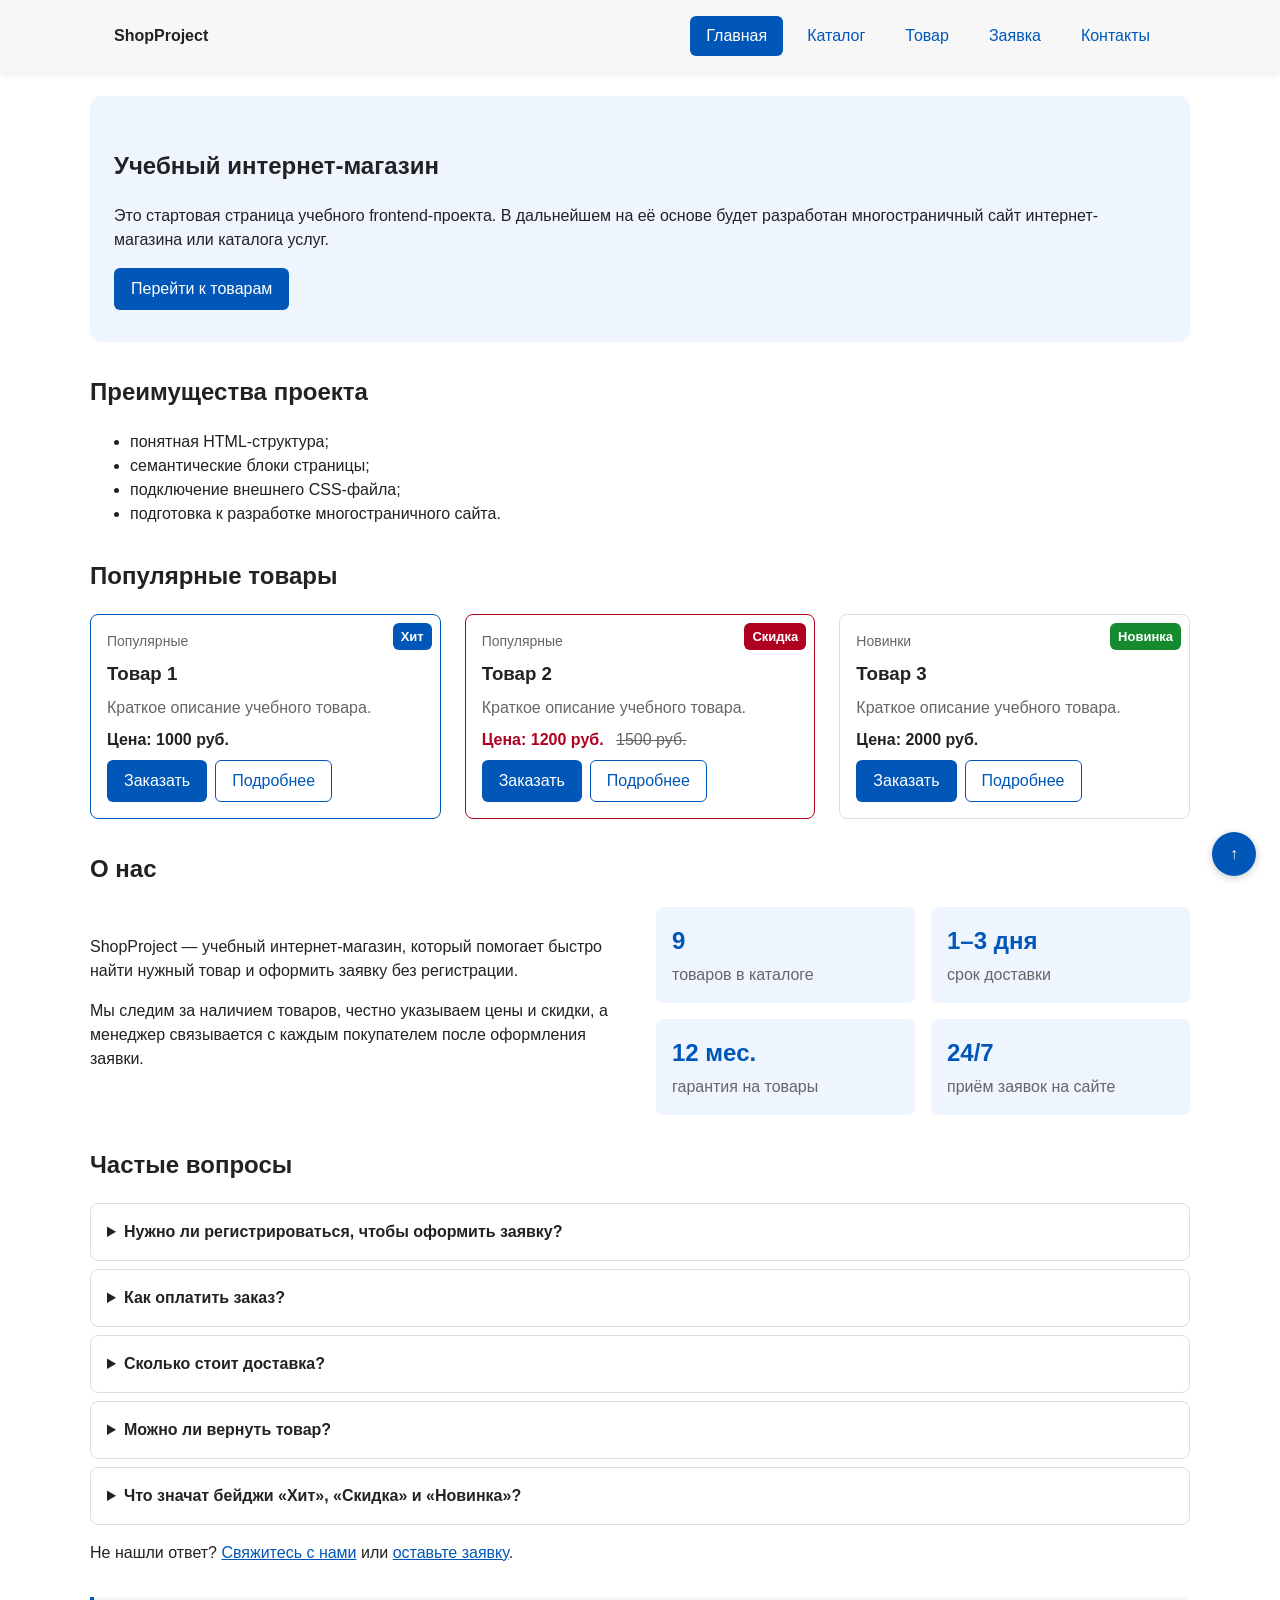
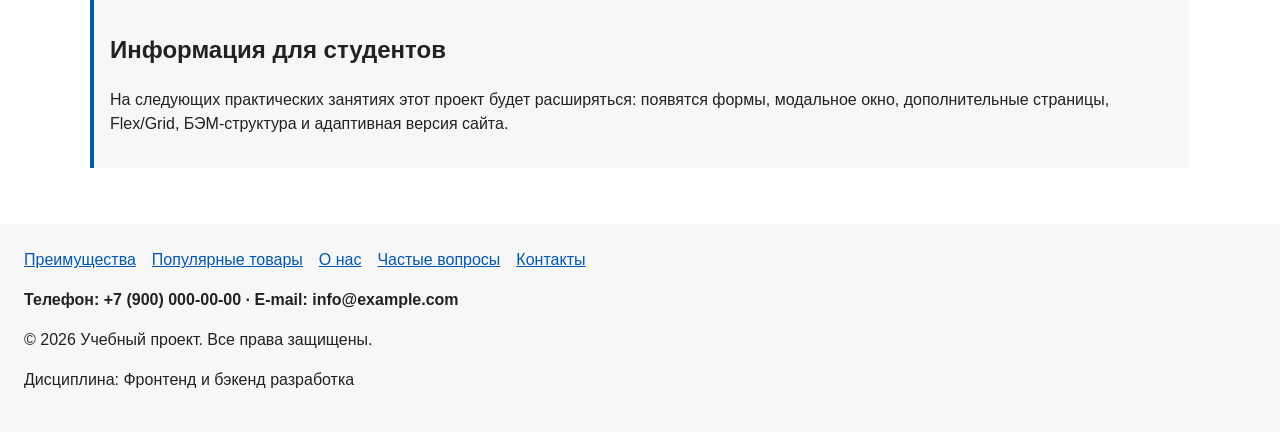
<file: index.html>
<!DOCTYPE html>
<html lang="ru">
<head>
  <meta charset="UTF-8">
  <meta name="viewport" content="width=device-width, initial-scale=1.0">
  <meta name="description" content="Главная страница учебного интернет-магазина ShopProject: преимущества и популярные товары.">
  <title>Главная — Учебный интернет-магазин</title>
  <link rel="stylesheet" href="css/style.css">
  <script src="js/main.js" defer></script>
</head>
<body>
  <header class="site-header">
    <div class="site-header__inner">
      <a class="site-header__logo" href="index.html">ShopProject</a>

      <nav class="site-nav" aria-label="Основная навигация">
        <ul class="site-nav__list">
          <li class="site-nav__item">
            <a class="site-nav__link site-nav__link--active" href="index.html" aria-current="page">Главная</a>
          </li>
          <li class="site-nav__item">
            <a class="site-nav__link" href="catalog.html">Каталог</a>
          </li>
          <li class="site-nav__item">
            <a class="site-nav__link" href="product.html">Товар</a>
          </li>
          <li class="site-nav__item">
            <a class="site-nav__link" href="order.html">Заявка</a>
          </li>
          <li class="site-nav__item">
            <a class="site-nav__link" href="contacts.html">Контакты</a>
          </li>
        </ul>
      </nav>
    </div>
  </header>


  <main>
    <section class="hero">
      <h1>Учебный интернет-магазин</h1>
      <p>
        Это стартовая страница учебного frontend-проекта.
        В дальнейшем на её основе будет разработан многостраничный сайт
        интернет-магазина или каталога услуг.
      </p>
      <a class="button button--primary" href="#popular">Перейти к товарам</a>
    </section>

    <section class="section" id="advantages">
      <h2>Преимущества проекта</h2>

      <ul class="advantages-list">
        <li>понятная HTML-структура;</li>
        <li>семантические блоки страницы;</li>
        <li>подключение внешнего CSS-файла;</li>
        <li>подготовка к разработке многостраничного сайта.</li>
      </ul>
    </section>

    <section class="section" id="popular">
      <h2>Популярные товары</h2>

      <div class="products-grid">
        <article class="product-card product-card--featured">
          <span class="product-card__badge product-card__badge--hit">Хит</span>
          <p class="product-card__category">Популярные</p>
          <h3 class="product-card__title">Товар 1</h3>
          <p class="product-card__description">Краткое описание учебного товара.</p>
          <p class="product-card__price">Цена: 1000 руб.</p>
          <div class="product-card__actions">
            <button class="button button--primary product-card__button" type="button" data-product="Товар 1">
              Заказать
            </button>
            <a class="button button--secondary" href="product.html">Подробнее</a>
          </div>
        </article>

        <article class="product-card product-card--discount">
          <span class="product-card__badge product-card__badge--sale">Скидка</span>
          <p class="product-card__category">Популярные</p>
          <h3 class="product-card__title">Товар 2</h3>
          <p class="product-card__description">Краткое описание учебного товара.</p>
          <p class="product-card__price">Цена: 1200 руб. <span class="product-card__old-price">1500 руб.</span></p>
          <div class="product-card__actions">
            <button class="button button--primary product-card__button" type="button" data-product="Товар 2">
              Заказать
            </button>
            <a class="button button--secondary" href="product.html">Подробнее</a>
          </div>
        </article>

        <article class="product-card">
          <span class="product-card__badge product-card__badge--new">Новинка</span>
          <p class="product-card__category">Новинки</p>
          <h3 class="product-card__title">Товар 3</h3>
          <p class="product-card__description">Краткое описание учебного товара.</p>
          <p class="product-card__price">Цена: 2000 руб.</p>
          <div class="product-card__actions">
            <button class="button button--primary product-card__button" type="button" data-product="Товар 3">
              Заказать
            </button>
            <a class="button button--secondary" href="product.html">Подробнее</a>
          </div>
        </article>
      </div>
    </section>


    <section class="section about" id="about">
      <h2>О нас</h2>

      <div class="about__content">
        <div class="about__text">
          <p>
            ShopProject — учебный интернет-магазин, который помогает быстро найти нужный товар
            и оформить заявку без регистрации.
          </p>
          <p>
            Мы следим за наличием товаров, честно указываем цены и скидки,
            а менеджер связывается с каждым покупателем после оформления заявки.
          </p>
        </div>

        <ul class="about__stats">
          <li class="about__stat">
            <span class="about__value">9</span>
            <span class="about__label">товаров в каталоге</span>
          </li>
          <li class="about__stat">
            <span class="about__value">1–3 дня</span>
            <span class="about__label">срок доставки</span>
          </li>
          <li class="about__stat">
            <span class="about__value">12 мес.</span>
            <span class="about__label">гарантия на товары</span>
          </li>
          <li class="about__stat">
            <span class="about__value">24/7</span>
            <span class="about__label">приём заявок на сайте</span>
          </li>
        </ul>
      </div>
    </section>

    <section class="section" id="faq">
      <h2>Частые вопросы</h2>

      <div class="faq">
        <details class="faq__item">
          <summary class="faq__question">Нужно ли регистрироваться, чтобы оформить заявку?</summary>
          <p class="faq__answer">
            Нет. Достаточно нажать «Заказать» в карточке товара или заполнить форму
            на странице «Заявка».
          </p>
        </details>

        <details class="faq__item">
          <summary class="faq__question">Как оплатить заказ?</summary>
          <p class="faq__answer">
            Оплата производится при получении наличными или банковской картой.
          </p>
        </details>

        <details class="faq__item">
          <summary class="faq__question">Сколько стоит доставка?</summary>
          <p class="faq__answer">
            Доставка курьером или в пункт выдачи занимает 1–3 рабочих дня.
            Стоимость менеджер сообщает при подтверждении заявки.
          </p>
        </details>

        <details class="faq__item">
          <summary class="faq__question">Можно ли вернуть товар?</summary>
          <p class="faq__answer">
            Да, товар надлежащего качества можно вернуть в течение 14 дней,
            если сохранены упаковка и товарный вид.
          </p>
        </details>

        <details class="faq__item">
          <summary class="faq__question">Что значат бейджи «Хит», «Скидка» и «Новинка»?</summary>
          <p class="faq__answer">
            «Хит» — самые популярные товары, «Скидка» — товары по сниженной цене
            (старая цена зачёркнута), «Новинка» — недавно добавленные товары.
          </p>
        </details>
      </div>

      <p class="faq__more">
        Не нашли ответ? <a href="contacts.html">Свяжитесь с нами</a> или
        <a href="order.html">оставьте заявку</a>.
      </p>
    </section>

    <aside class="aside-info">
      <h2>Информация для студентов</h2>
      <p>
        На следующих практических занятиях этот проект будет расширяться:
        появятся формы, модальное окно, дополнительные страницы, Flex/Grid,
        БЭМ-структура и адаптивная версия сайта.
      </p>
    </aside>
  </main>

  <footer class="site-footer" id="contacts">
    <nav class="site-footer__nav" aria-label="Разделы главной страницы">
      <ul class="site-footer__list">
        <li class="site-footer__item"><a class="site-footer__link" href="index.html#advantages">Преимущества</a></li>
        <li class="site-footer__item"><a class="site-footer__link" href="index.html#popular">Популярные товары</a></li>
        <li class="site-footer__item"><a class="site-footer__link" href="index.html#about">О нас</a></li>
        <li class="site-footer__item"><a class="site-footer__link" href="index.html#faq">Частые вопросы</a></li>
        <li class="site-footer__item"><a class="site-footer__link" href="index.html#contacts">Контакты</a></li>
      </ul>
    </nav>
    <p class="site-footer__contacts">Телефон: +7 (900) 000-00-00 · E-mail: info@example.com</p>
    <p>&copy; 2026 Учебный проект. Все права защищены.</p>
    <p>Дисциплина: Фронтенд и бэкенд разработка</p>
  </footer>

  <a href="#" class="to-top" aria-label="Наверх">↑</a>

  <dialog class="order-dialog" id="order-dialog" aria-labelledby="order-dialog-title">
    <h2 class="order-dialog__title" id="order-dialog-title">Оформление заявки</h2>

    <form class="order-form" id="order-form" action="#" method="post" novalidate>
      <input id="selected-product" name="selected-product" type="hidden">

      <div class="order-form__field">
        <label class="order-form__label" for="order-name">Имя</label>
        <input
          class="order-form__input"
          id="order-name"
          name="name"
          type="text"
          placeholder="Введите ваше имя"
          minlength="2"
          autocomplete="given-name"
          required
        >
      </div>

      <div class="order-form__field">
        <label class="order-form__label" for="order-email">E-mail</label>
        <input
          class="order-form__input"
          id="order-email"
          name="email"
          type="email"
          placeholder="example@mail.ru"
          autocomplete="email"
          required
        >
      </div>

      <div class="order-form__field">
        <label class="order-form__label" for="order-phone">Телефон</label>
        <input
          class="order-form__input"
          id="order-phone"
          name="phone"
          type="tel"
          inputmode="tel"
          placeholder="+7 (900) 000-00-00"
          pattern="^\+7 \(\d{3}\) \d{3}-\d{2}-\d{2}$"
          required
        >
        <small class="order-form__hint">Формат: +7 (900) 000-00-00</small>
      </div>

      <div class="order-form__field">
        <label class="order-form__label" for="order-date">Дата связи</label>
        <input
          class="order-form__input"
          id="order-date"
          name="date"
          type="date"
        >
      </div>

      <div class="order-form__field">
        <label class="order-form__label" for="order-topic">Тема заявки</label>
        <select class="order-form__select" id="order-topic" name="topic" required>
          <option value="">Выберите тему</option>
          <option value="product">Заказ товара</option>
          <option value="consultation">Консультация</option>
          <option value="delivery">Доставка</option>
        </select>
      </div>

      <div class="order-form__field">
        <label class="order-form__label" for="order-comment">Комментарий</label>
        <textarea
          class="order-form__textarea"
          id="order-comment"
          name="comment"
          rows="4"
          placeholder="Укажите дополнительную информацию"
        ></textarea>
      </div>

      <div class="order-form__field order-form__field--checkbox">
        <label class="order-form__label">
          <input
            class="order-form__checkbox"
            id="order-agreement"
            name="agreement"
            type="checkbox"
            required
          >
          Я согласен на обработку данных
        </label>
      </div>

      <div class="order-form__actions">
        <button class="button button--secondary" type="button" id="close-order-dialog">Закрыть</button>
        <button class="button button--primary" type="submit">Отправить заявку</button>
      </div>
    </form>
  </dialog>

  <p class="success-message" id="success-message" hidden>
    Форма успешно отправлена!
  </p>
</body>
</html>
</file>
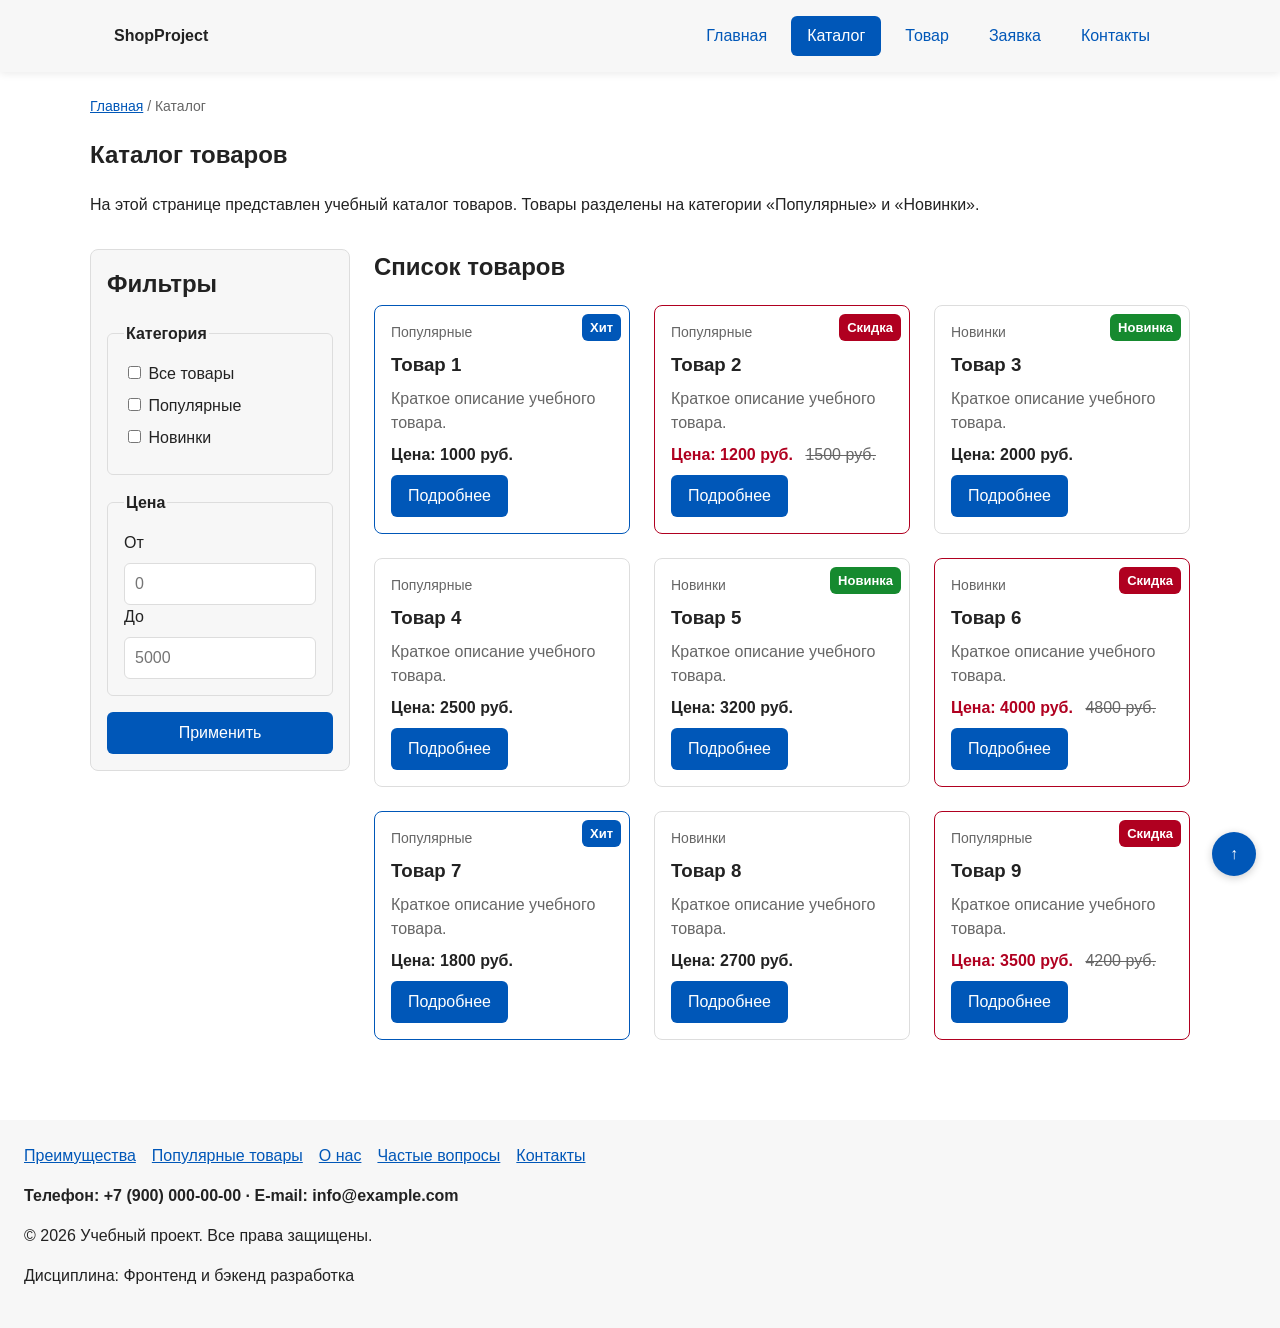
<file: catalog.html>
<!DOCTYPE html>
<html lang="ru">
<head>
  <meta charset="UTF-8">
  <meta name="viewport" content="width=device-width, initial-scale=1.0">
  <meta name="description" content="Каталог товаров учебного интернет-магазина.">
  <title>Каталог товаров — Учебный интернет-магазин</title>
  <link rel="stylesheet" href="css/style.css">
</head>
<body>
  <header class="site-header">
    <div class="site-header__inner">
      <a class="site-header__logo" href="index.html">ShopProject</a>

      <nav class="site-nav" aria-label="Основная навигация">
        <ul class="site-nav__list">
          <li class="site-nav__item">
            <a class="site-nav__link" href="index.html">Главная</a>
          </li>
          <li class="site-nav__item">
            <a class="site-nav__link site-nav__link--active" href="catalog.html" aria-current="page">Каталог</a>
          </li>
          <li class="site-nav__item">
            <a class="site-nav__link" href="product.html">Товар</a>
          </li>
          <li class="site-nav__item">
            <a class="site-nav__link" href="order.html">Заявка</a>
          </li>
          <li class="site-nav__item">
            <a class="site-nav__link" href="contacts.html">Контакты</a>
          </li>
        </ul>
      </nav>
    </div>
  </header>

  <main>
    <nav class="breadcrumbs" aria-label="Хлебные крошки">
      <a class="breadcrumbs__link" href="index.html">Главная</a>
      <span class="breadcrumbs__current">Каталог</span>
    </nav>

    <section class="section">
      <h1>Каталог товаров</h1>
      <p>
        На этой странице представлен учебный каталог товаров.
        Товары разделены на категории «Популярные» и «Новинки».
      </p>
    </section>

    <section class="catalog-layout">
      <aside class="catalog-filters">
        <h2>Фильтры</h2>

        <form class="filters-form" action="#" method="get">
          <fieldset class="filters-form__group">
            <legend class="filters-form__legend">Категория</legend>

            <label class="filters-form__label">
              <input type="checkbox" name="category" value="all">
              Все товары
            </label>

            <label class="filters-form__label">
              <input type="checkbox" name="category" value="popular">
              Популярные
            </label>

            <label class="filters-form__label">
              <input type="checkbox" name="category" value="new">
              Новинки
            </label>
          </fieldset>

          <fieldset class="filters-form__group">
            <legend class="filters-form__legend">Цена</legend>

            <label class="filters-form__label" for="price-from">От</label>
            <input class="filters-form__input" id="price-from" name="price-from" type="number" min="0" placeholder="0">

            <label class="filters-form__label" for="price-to">До</label>
            <input class="filters-form__input" id="price-to" name="price-to" type="number" min="0" placeholder="5000">
          </fieldset>

          <button class="button button--primary" type="submit">Применить</button>
        </form>
      </aside>

      <section class="catalog-products">
        <h2>Список товаров</h2>

        <div class="products-grid">
          <article class="product-card product-card--featured">
            <span class="product-card__badge product-card__badge--hit">Хит</span>
            <p class="product-card__category">Популярные</p>
            <h3 class="product-card__title">Товар 1</h3>
            <p class="product-card__description">Краткое описание учебного товара.</p>
            <p class="product-card__price">Цена: 1000 руб.</p>
            <a class="button button--primary product-card__button" href="product.html">Подробнее</a>
          </article>

          <article class="product-card product-card--discount">
            <span class="product-card__badge product-card__badge--sale">Скидка</span>
            <p class="product-card__category">Популярные</p>
            <h3 class="product-card__title">Товар 2</h3>
            <p class="product-card__description">Краткое описание учебного товара.</p>
            <p class="product-card__price">Цена: 1200 руб. <span class="product-card__old-price">1500 руб.</span></p>
            <a class="button button--primary product-card__button" href="product.html">Подробнее</a>
          </article>

          <article class="product-card">
            <span class="product-card__badge product-card__badge--new">Новинка</span>
            <p class="product-card__category">Новинки</p>
            <h3 class="product-card__title">Товар 3</h3>
            <p class="product-card__description">Краткое описание учебного товара.</p>
            <p class="product-card__price">Цена: 2000 руб.</p>
            <a class="button button--primary product-card__button" href="product.html">Подробнее</a>
          </article>

          <article class="product-card">
            <p class="product-card__category">Популярные</p>
            <h3 class="product-card__title">Товар 4</h3>
            <p class="product-card__description">Краткое описание учебного товара.</p>
            <p class="product-card__price">Цена: 2500 руб.</p>
            <a class="button button--primary product-card__button" href="product.html">Подробнее</a>
          </article>

          <article class="product-card">
            <span class="product-card__badge product-card__badge--new">Новинка</span>
            <p class="product-card__category">Новинки</p>
            <h3 class="product-card__title">Товар 5</h3>
            <p class="product-card__description">Краткое описание учебного товара.</p>
            <p class="product-card__price">Цена: 3200 руб.</p>
            <a class="button button--primary product-card__button" href="product.html">Подробнее</a>
          </article>

          <article class="product-card product-card--discount">
            <span class="product-card__badge product-card__badge--sale">Скидка</span>
            <p class="product-card__category">Новинки</p>
            <h3 class="product-card__title">Товар 6</h3>
            <p class="product-card__description">Краткое описание учебного товара.</p>
            <p class="product-card__price">Цена: 4000 руб. <span class="product-card__old-price">4800 руб.</span></p>
            <a class="button button--primary product-card__button" href="product.html">Подробнее</a>
          </article>

          <article class="product-card product-card--featured">
            <span class="product-card__badge product-card__badge--hit">Хит</span>
            <p class="product-card__category">Популярные</p>
            <h3 class="product-card__title">Товар 7</h3>
            <p class="product-card__description">Краткое описание учебного товара.</p>
            <p class="product-card__price">Цена: 1800 руб.</p>
            <a class="button button--primary product-card__button" href="product.html">Подробнее</a>
          </article>

          <article class="product-card">
            <p class="product-card__category">Новинки</p>
            <h3 class="product-card__title">Товар 8</h3>
            <p class="product-card__description">Краткое описание учебного товара.</p>
            <p class="product-card__price">Цена: 2700 руб.</p>
            <a class="button button--primary product-card__button" href="product.html">Подробнее</a>
          </article>

          <article class="product-card product-card--discount">
            <span class="product-card__badge product-card__badge--sale">Скидка</span>
            <p class="product-card__category">Популярные</p>
            <h3 class="product-card__title">Товар 9</h3>
            <p class="product-card__description">Краткое описание учебного товара.</p>
            <p class="product-card__price">Цена: 3500 руб. <span class="product-card__old-price">4200 руб.</span></p>
            <a class="button button--primary product-card__button" href="product.html">Подробнее</a>
          </article>
        </div>
      </section>
    </section>
  </main>

  <footer class="site-footer">
    <nav class="site-footer__nav" aria-label="Разделы главной страницы">
      <ul class="site-footer__list">
        <li class="site-footer__item"><a class="site-footer__link" href="index.html#advantages">Преимущества</a></li>
        <li class="site-footer__item"><a class="site-footer__link" href="index.html#popular">Популярные товары</a></li>
        <li class="site-footer__item"><a class="site-footer__link" href="index.html#about">О нас</a></li>
        <li class="site-footer__item"><a class="site-footer__link" href="index.html#faq">Частые вопросы</a></li>
        <li class="site-footer__item"><a class="site-footer__link" href="index.html#contacts">Контакты</a></li>
      </ul>
    </nav>
    <p class="site-footer__contacts">Телефон: +7 (900) 000-00-00 · E-mail: info@example.com</p>
    <p>&copy; 2026 Учебный проект. Все права защищены.</p>
    <p>Дисциплина: Фронтенд и бэкенд разработка</p>
  </footer>

  <a href="#" class="to-top" aria-label="Наверх">↑</a>
</body>
</html>
</file>
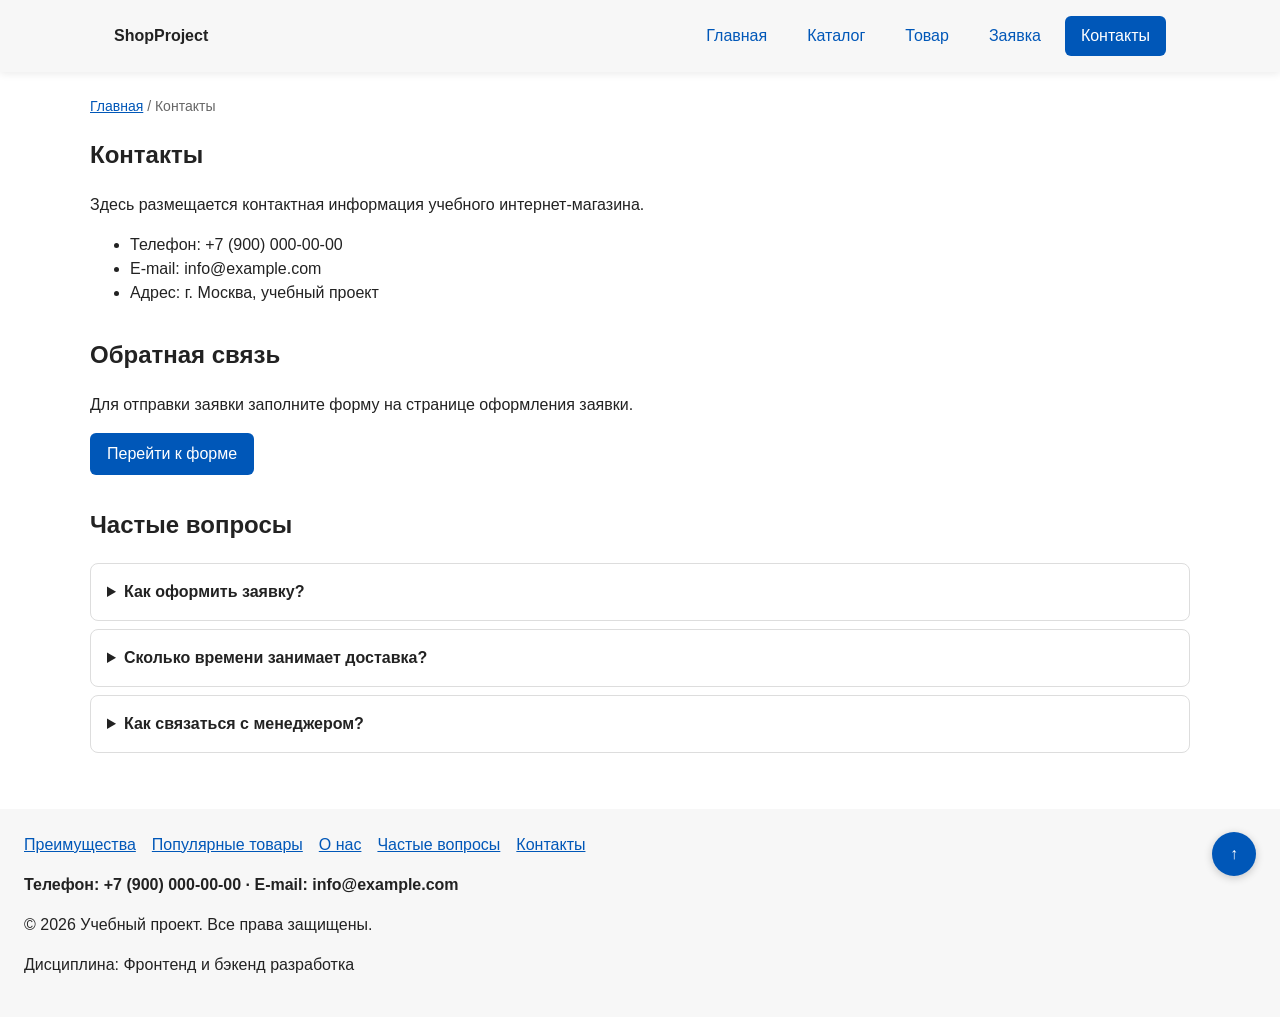
<file: contacts.html>
<!DOCTYPE html>
<html lang="ru">
<head>
  <meta charset="UTF-8">
  <meta name="viewport" content="width=device-width, initial-scale=1.0">
  <meta name="description" content="Контактная информация учебного интернет-магазина.">
  <title>Контакты — Учебный интернет-магазин</title>
  <link rel="stylesheet" href="css/style.css">
</head>
<body>
  <header class="site-header">
    <div class="site-header__inner">
      <a class="site-header__logo" href="index.html">ShopProject</a>

      <nav class="site-nav" aria-label="Основная навигация">
        <ul class="site-nav__list">
          <li class="site-nav__item">
            <a class="site-nav__link" href="index.html">Главная</a>
          </li>
          <li class="site-nav__item">
            <a class="site-nav__link" href="catalog.html">Каталог</a>
          </li>
          <li class="site-nav__item">
            <a class="site-nav__link" href="product.html">Товар</a>
          </li>
          <li class="site-nav__item">
            <a class="site-nav__link" href="order.html">Заявка</a>
          </li>
          <li class="site-nav__item">
            <a class="site-nav__link site-nav__link--active" href="contacts.html" aria-current="page">Контакты</a>
          </li>
        </ul>
      </nav>
    </div>
  </header>

  <main>
    <nav class="breadcrumbs" aria-label="Хлебные крошки">
      <a class="breadcrumbs__link" href="index.html">Главная</a>
      <span class="breadcrumbs__current">Контакты</span>
    </nav>

    <section class="section">
      <h1>Контакты</h1>
      <p>
        Здесь размещается контактная информация учебного интернет-магазина.
      </p>

      <ul>
        <li>Телефон: +7 (900) 000-00-00</li>
        <li>E-mail: info@example.com</li>
        <li>Адрес: г. Москва, учебный проект</li>
      </ul>
    </section>

    <section class="section" id="feedback">
      <h2>Обратная связь</h2>
      <p>
        Для отправки заявки заполните форму на странице оформления заявки.
      </p>
      <a class="button button--primary" href="order.html">Перейти к форме</a>
    </section>

    <section class="section">
      <h2>Частые вопросы</h2>

      <div class="faq">
        <details class="faq__item">
          <summary class="faq__question">Как оформить заявку?</summary>
          <p class="faq__answer">
            Выберите товар в каталоге, нажмите «Подробнее», а затем «Оформить заявку».
            Также можно сразу перейти на страницу «Заявка».
          </p>
        </details>

        <details class="faq__item">
          <summary class="faq__question">Сколько времени занимает доставка?</summary>
          <p class="faq__answer">Обычно доставка занимает от 1 до 3 рабочих дней.</p>
        </details>

        <details class="faq__item">
          <summary class="faq__question">Как связаться с менеджером?</summary>
          <p class="faq__answer">Позвоните по телефону или напишите на e-mail, указанные выше.</p>
        </details>
      </div>
    </section>
  </main>

  <footer class="site-footer">
    <nav class="site-footer__nav" aria-label="Разделы главной страницы">
      <ul class="site-footer__list">
        <li class="site-footer__item"><a class="site-footer__link" href="index.html#advantages">Преимущества</a></li>
        <li class="site-footer__item"><a class="site-footer__link" href="index.html#popular">Популярные товары</a></li>
        <li class="site-footer__item"><a class="site-footer__link" href="index.html#about">О нас</a></li>
        <li class="site-footer__item"><a class="site-footer__link" href="index.html#faq">Частые вопросы</a></li>
        <li class="site-footer__item"><a class="site-footer__link" href="index.html#contacts">Контакты</a></li>
      </ul>
    </nav>
    <p class="site-footer__contacts">Телефон: +7 (900) 000-00-00 · E-mail: info@example.com</p>
    <p>&copy; 2026 Учебный проект. Все права защищены.</p>
    <p>Дисциплина: Фронтенд и бэкенд разработка</p>
  </footer>

  <a href="#" class="to-top" aria-label="Наверх">↑</a>
</body>
</html>
</file>
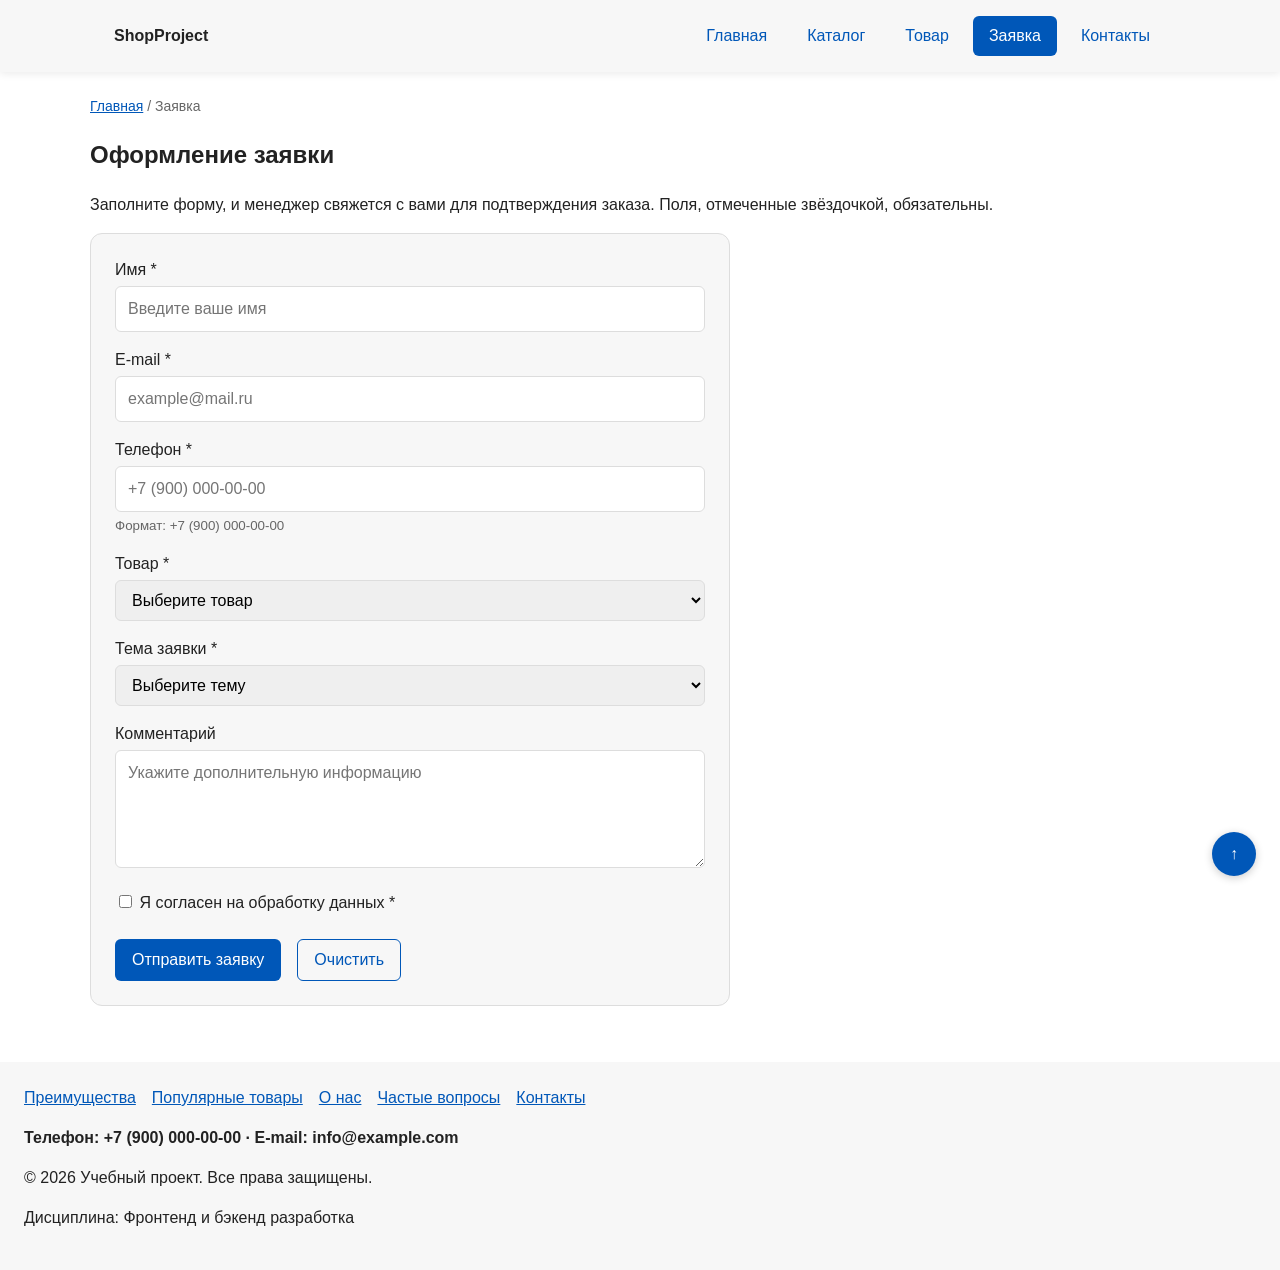
<file: order.html>
<!DOCTYPE html>
<html lang="ru">
<head>
  <meta charset="UTF-8">
  <meta name="viewport" content="width=device-width, initial-scale=1.0">
  <meta name="description" content="Форма оформления заявки на товар в учебном интернет-магазине.">
  <title>Оформление заявки — Учебный интернет-магазин</title>
  <link rel="stylesheet" href="css/style.css">
  <script src="js/main.js" defer></script>
</head>
<body>
  <header class="site-header">
    <div class="site-header__inner">
      <a class="site-header__logo" href="index.html">ShopProject</a>

      <nav class="site-nav" aria-label="Основная навигация">
        <ul class="site-nav__list">
          <li class="site-nav__item">
            <a class="site-nav__link" href="index.html">Главная</a>
          </li>
          <li class="site-nav__item">
            <a class="site-nav__link" href="catalog.html">Каталог</a>
          </li>
          <li class="site-nav__item">
            <a class="site-nav__link" href="product.html">Товар</a>
          </li>
          <li class="site-nav__item">
            <a class="site-nav__link site-nav__link--active" href="order.html" aria-current="page">Заявка</a>
          </li>
          <li class="site-nav__item">
            <a class="site-nav__link" href="contacts.html">Контакты</a>
          </li>
        </ul>
      </nav>
    </div>
  </header>

  <main>
    <nav class="breadcrumbs" aria-label="Хлебные крошки">
      <a class="breadcrumbs__link" href="index.html">Главная</a>
      <span class="breadcrumbs__current">Заявка</span>
    </nav>

    <section class="section">
      <h1>Оформление заявки</h1>
      <p>
        Заполните форму, и менеджер свяжется с вами для подтверждения заказа.
        Поля, отмеченные звёздочкой, обязательны.
      </p>

      <form class="order-form order-form--page" id="order-form" action="#" method="post" novalidate>
        <div class="order-form__field">
          <label class="order-form__label" for="order-name">Имя *</label>
          <input
            class="order-form__input"
            id="order-name"
            name="name"
            type="text"
            placeholder="Введите ваше имя"
            minlength="2"
            autocomplete="given-name"
            required
          >
        </div>

        <div class="order-form__field">
          <label class="order-form__label" for="order-email">E-mail *</label>
          <input
            class="order-form__input"
            id="order-email"
            name="email"
            type="email"
            placeholder="example@mail.ru"
            autocomplete="email"
            required
          >
        </div>

        <div class="order-form__field">
          <label class="order-form__label" for="order-phone">Телефон *</label>
          <input
            class="order-form__input"
            id="order-phone"
            name="phone"
            type="tel"
            inputmode="tel"
            placeholder="+7 (900) 000-00-00"
            pattern="^\+7 \(\d{3}\) \d{3}-\d{2}-\d{2}$"
            aria-describedby="order-phone-hint"
            required
          >
          <small class="order-form__hint" id="order-phone-hint">Формат: +7 (900) 000-00-00</small>
        </div>

        <div class="order-form__field">
          <label class="order-form__label" for="order-product">Товар *</label>
          <select class="order-form__select" id="order-product" name="product" required>
            <option value="">Выберите товар</option>
            <option value="product-1">Товар 1</option>
            <option value="product-2">Товар 2</option>
            <option value="product-3">Товар 3</option>
            <option value="product-4">Товар 4</option>
            <option value="product-5">Товар 5</option>
            <option value="product-6">Товар 6</option>
            <option value="product-7">Товар 7</option>
            <option value="product-8">Товар 8</option>
            <option value="product-9">Товар 9</option>
          </select>
        </div>

        <div class="order-form__field">
          <label class="order-form__label" for="order-topic">Тема заявки *</label>
          <select class="order-form__select" id="order-topic" name="topic" required>
            <option value="">Выберите тему</option>
            <option value="product">Заказ товара</option>
            <option value="consultation">Консультация</option>
            <option value="delivery">Доставка</option>
          </select>
        </div>

        <div class="order-form__field">
          <label class="order-form__label" for="order-comment">Комментарий</label>
          <textarea
            class="order-form__textarea"
            id="order-comment"
            name="comment"
            rows="4"
            placeholder="Укажите дополнительную информацию"
          ></textarea>
        </div>

        <div class="order-form__field order-form__field--checkbox">
          <label class="order-form__label">
            <input
              class="order-form__checkbox"
              id="order-agreement"
              name="agreement"
              type="checkbox"
              required
            >
            Я согласен на обработку данных *
          </label>
        </div>

        <div class="order-form__actions">
          <button class="button button--primary" type="submit">Отправить заявку</button>
          <button class="button button--secondary" type="reset">Очистить</button>
        </div>
      </form>

      <p class="success-message" id="success-message" role="status" hidden>
        Заявка успешно отправлена! Мы свяжемся с вами в ближайшее время.
      </p>
    </section>
  </main>

  <footer class="site-footer">
    <nav class="site-footer__nav" aria-label="Разделы главной страницы">
      <ul class="site-footer__list">
        <li class="site-footer__item"><a class="site-footer__link" href="index.html#advantages">Преимущества</a></li>
        <li class="site-footer__item"><a class="site-footer__link" href="index.html#popular">Популярные товары</a></li>
        <li class="site-footer__item"><a class="site-footer__link" href="index.html#about">О нас</a></li>
        <li class="site-footer__item"><a class="site-footer__link" href="index.html#faq">Частые вопросы</a></li>
        <li class="site-footer__item"><a class="site-footer__link" href="index.html#contacts">Контакты</a></li>
      </ul>
    </nav>
    <p class="site-footer__contacts">Телефон: +7 (900) 000-00-00 · E-mail: info@example.com</p>
    <p>&copy; 2026 Учебный проект. Все права защищены.</p>
    <p>Дисциплина: Фронтенд и бэкенд разработка</p>
  </footer>

  <a href="#" class="to-top" aria-label="Наверх">↑</a>
</body>
</html>
</file>
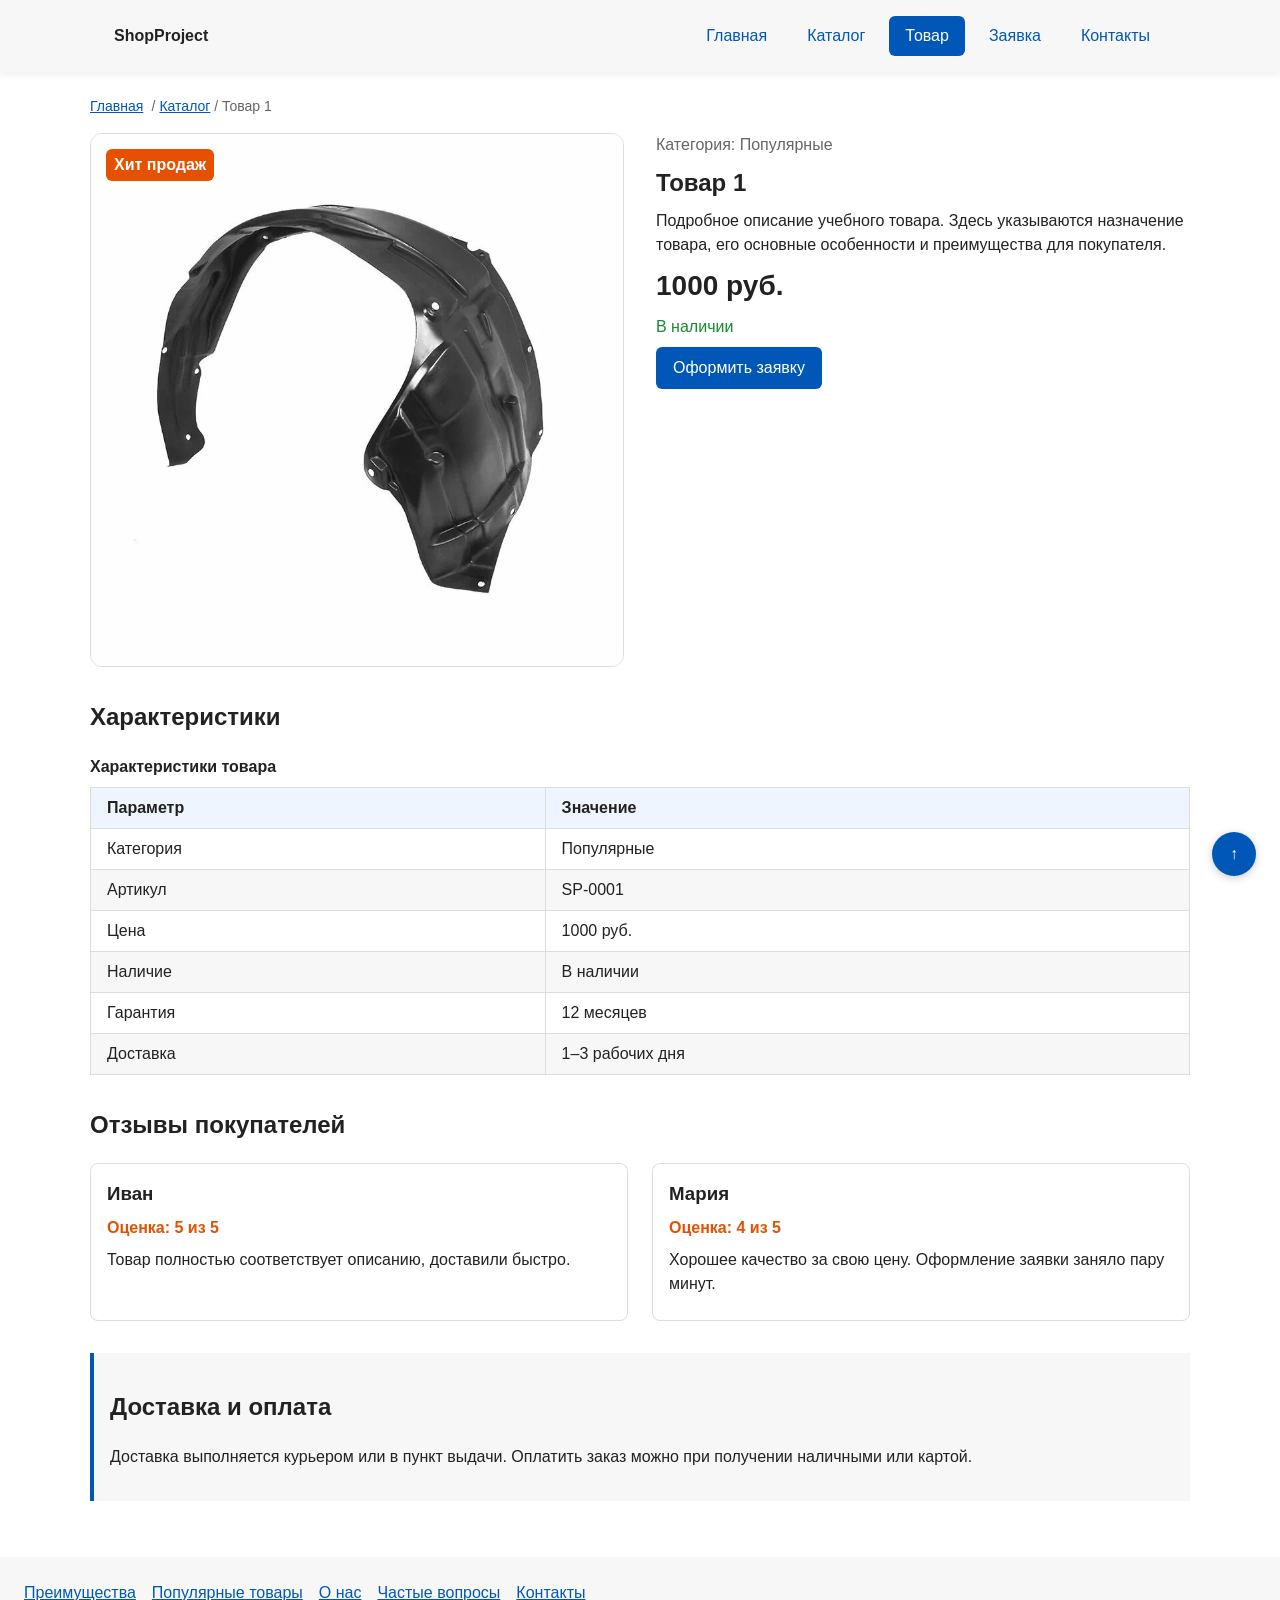
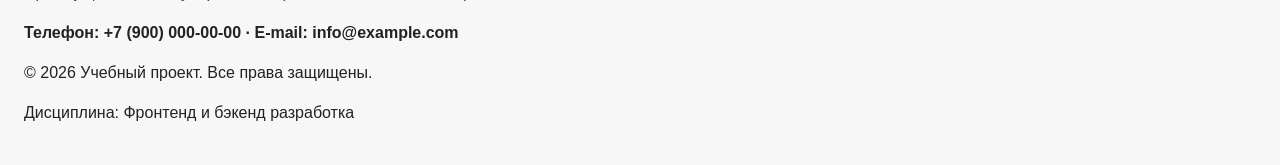
<file: product.html>
<!DOCTYPE html>
<html lang="ru">
<head>
  <meta charset="UTF-8">
  <meta name="viewport" content="width=device-width, initial-scale=1.0">
  <meta name="description" content="Карточка товара: описание, характеристики, цена и отзывы покупателей.">
  <title>Товар 1 — Учебный интернет-магазин</title>
  <link rel="stylesheet" href="css/style.css">
</head>
<body>
  <header class="site-header">
    <div class="site-header__inner">
      <a class="site-header__logo" href="index.html">ShopProject</a>

      <nav class="site-nav" aria-label="Основная навигация">
        <ul class="site-nav__list">
          <li class="site-nav__item">
            <a class="site-nav__link" href="index.html">Главная</a>
          </li>
          <li class="site-nav__item">
            <a class="site-nav__link" href="catalog.html">Каталог</a>
          </li>
          <li class="site-nav__item">
            <a class="site-nav__link site-nav__link--active" href="product.html" aria-current="page">Товар</a>
          </li>
          <li class="site-nav__item">
            <a class="site-nav__link" href="order.html">Заявка</a>
          </li>
          <li class="site-nav__item">
            <a class="site-nav__link" href="contacts.html">Контакты</a>
          </li>
        </ul>
      </nav>
    </div>
  </header>

  <main>
    <nav class="breadcrumbs" aria-label="Хлебные крошки">
      <a class="breadcrumbs__link" href="index.html">Главная</a>
      <a class="breadcrumbs__link breadcrumbs__link--inner" href="catalog.html">Каталог</a>
      <span class="breadcrumbs__current">Товар 1</span>
    </nav>

    <section class="product">
      <div class="product__media">
        <img class="product__image" src="images/orig.jpeg" alt="Иллюстрация учебного товара 1" width="480" height="360">
        <span class="product__badge">Хит продаж</span>
      </div>

      <div class="product__info">
        <p class="product__category">Категория: Популярные</p>
        <h1 class="product__title">Товар 1</h1>
        <p class="product__description">
          Подробное описание учебного товара. Здесь указываются назначение товара,
          его основные особенности и преимущества для покупателя.
        </p>
        <p class="product__price">1000 руб.</p>
        <p class="product__stock">В наличии</p>
        <a class="button button--primary" href="order.html?product=product-1">Оформить заявку</a>
      </div>
    </section>

    <section class="section">
      <h2>Характеристики</h2>

      <table class="product-table">
        <caption class="product-table__caption">Характеристики товара</caption>
        <thead>
          <tr>
            <th class="product-table__head" scope="col">Параметр</th>
            <th class="product-table__head" scope="col">Значение</th>
          </tr>
        </thead>
        <tbody>
          <tr>
            <td class="product-table__cell">Категория</td>
            <td class="product-table__cell">Популярные</td>
          </tr>
          <tr>
            <td class="product-table__cell">Артикул</td>
            <td class="product-table__cell">SP-0001</td>
          </tr>
          <tr>
            <td class="product-table__cell">Цена</td>
            <td class="product-table__cell">1000 руб.</td>
          </tr>
          <tr>
            <td class="product-table__cell">Наличие</td>
            <td class="product-table__cell">В наличии</td>
          </tr>
          <tr>
            <td class="product-table__cell">Гарантия</td>
            <td class="product-table__cell">12 месяцев</td>
          </tr>
          <tr>
            <td class="product-table__cell">Доставка</td>
            <td class="product-table__cell">1–3 рабочих дня</td>
          </tr>
        </tbody>
      </table>
    </section>

    <section class="section">
      <h2>Отзывы покупателей</h2>

      <div class="reviews">
        <article class="review">
          <h3 class="review__author">Иван</h3>
          <p class="review__rating">Оценка: 5 из 5</p>
          <p class="review__text">Товар полностью соответствует описанию, доставили быстро.</p>
        </article>

        <article class="review">
          <h3 class="review__author">Мария</h3>
          <p class="review__rating">Оценка: 4 из 5</p>
          <p class="review__text">Хорошее качество за свою цену. Оформление заявки заняло пару минут.</p>
        </article>
      </div>
    </section>

    <aside class="aside-info">
      <h2>Доставка и оплата</h2>
      <p>
        Доставка выполняется курьером или в пункт выдачи.
        Оплатить заказ можно при получении наличными или картой.
      </p>
    </aside>
  </main>

  <footer class="site-footer">
    <nav class="site-footer__nav" aria-label="Разделы главной страницы">
      <ul class="site-footer__list">
        <li class="site-footer__item"><a class="site-footer__link" href="index.html#advantages">Преимущества</a></li>
        <li class="site-footer__item"><a class="site-footer__link" href="index.html#popular">Популярные товары</a></li>
        <li class="site-footer__item"><a class="site-footer__link" href="index.html#about">О нас</a></li>
        <li class="site-footer__item"><a class="site-footer__link" href="index.html#faq">Частые вопросы</a></li>
        <li class="site-footer__item"><a class="site-footer__link" href="index.html#contacts">Контакты</a></li>
      </ul>
    </nav>
    <p class="site-footer__contacts">Телефон: +7 (900) 000-00-00 · E-mail: info@example.com</p>
    <p>&copy; 2026 Учебный проект. Все права защищены.</p>
    <p>Дисциплина: Фронтенд и бэкенд разработка</p>
  </footer>

  <a href="#" class="to-top" aria-label="Наверх">↑</a>
</body>
</html>
</file>
<file: css/style.css>
/* ===============================
   1. Переменные проекта
   =============================== */

:root {
  /* Основные цвета проекта */
  --color-bg: #ffffff;
  --color-text: #222222;
  --color-muted: #666666;
  --color-primary: #0057b8;
  --color-primary-dark: #003f86;
  --color-border: #dddddd;
  --color-surface: #f7f7f7;
  --color-surface-accent: #eef5ff;
  --color-danger: #b00020;
  --color-success: #168a2f;
  --color-success-bg: #eefaf0;
  --color-white: #ffffff;
  --color-badge: #e65100;

  /* Отступы */
  --space-xs: 4px;
  --space-sm: 8px;
  --space-md: 16px;
  --space-lg: 24px;
  --space-xl: 32px;

  /* Скругления */
  --radius-sm: 6px;
  --radius-md: 8px;
  --radius-lg: 12px;

  /* Размеры */
  --container-width: 1100px;
  --header-height: 72px;
}

/* ===============================
   2. Базовые стили
   =============================== */

* {
  box-sizing: border-box;
}

html {
  scroll-behavior: smooth;
  scroll-padding-top: calc(var(--header-height) + var(--space-md));
}

body {
  margin: 0;
  font-family: Arial, sans-serif;
  line-height: 1.5;
  color: var(--color-text);
  background-color: var(--color-bg);
  padding-top: var(--header-height);
}

header,
main,
footer {
  padding: var(--space-lg);
}

header {
  background-color: var(--color-surface);
}

.site-footer {
  background-color: var(--color-surface);
}

/* ===============================
   3. Общие элементы интерфейса 
   =============================== */

a {
  color: var(--color-primary);
}

a:hover {
  color: var(--color-primary-dark);
}

a:focus-visible {
  outline: 2px solid var(--color-primary);
  outline-offset: 3px;
}

.site-header {
  position: fixed;
  top: 0;
  left: 0;
  right: 0;
  z-index: 200;
  padding: 0;
  background-color: var(--color-surface);
  box-shadow: 0 2px 8px rgba(0, 0, 0, 0.08);
}

.site-header__inner {
  display: flex;
  justify-content: space-between;
  align-items: center;
  gap: var(--space-md);
  max-width: var(--container-width);
  height: var(--header-height);
  margin: 0 auto;
  padding: 0 var(--space-lg);
}

.site-header__logo {
  font-weight: 700;
  color: var(--color-text);
  text-decoration: none;
}

.site-nav__list {
  display: flex;
  flex-wrap: wrap;
  justify-content: center;
  align-items: center;
  gap: var(--space-sm);
  padding: 0;
  margin: 0;
  list-style: none;
}

.site-nav__link {
  display: inline-block;
  padding: var(--space-sm) var(--space-md);
  color: var(--color-primary);
  text-decoration: none;
  border-radius: var(--radius-sm);
}

.site-nav__link:hover {
  color: var(--color-white);
  background-color: var(--color-primary);
}

.site-nav__link:focus-visible {
  outline: 2px solid var(--color-primary);
  outline-offset: 3px;
}

.site-nav__link--active {
  color: var(--color-white);
  background-color: var(--color-primary);
}



/* ===============================
   4. Сетка и карточки
   =============================== */

section {
  margin-bottom: var(--space-lg);
}

section h2 {
  margin-top: 0;
}

.hero {
  max-width: var(--container-width);
  margin: 0 auto var(--space-xl);
  padding: var(--space-xl) var(--space-lg);
  background-color: var(--color-surface-accent);
  border-radius: var(--radius-lg);
}

.section {
  max-width: var(--container-width);
  margin: 0 auto var(--space-xl);
}

.products-grid {
  display: grid;
  grid-template-columns: repeat(3, 1fr);
  gap: var(--space-lg);
}


.product-card {
  position: relative;
  display: flex;
  flex-direction: column;
  gap: var(--space-sm);
  padding: var(--space-md);
  border: 1px solid var(--color-border);
  border-radius: var(--radius-md);
  background-color: var(--color-bg);
}

.product-card:hover {
  border-color: var(--color-primary);
}

.product-card--featured {
  border-color: var(--color-primary);
}

.product-card--discount {
  border-color: var(--color-danger);
}

.product-card__title {
  margin: 0;
  color: var(--color-text);
}

.product-card__description {
  margin: 0;
  color: var(--color-muted);
}

.product-card__price {
  margin: 0;
  font-weight: 700;
}

.product-card--discount .product-card__price {
  color: var(--color-danger);
}

.product-card__button {
  margin-top: auto;
  align-self: flex-start;
}

.product-card__category {
  margin: 0;
  font-size: 14px;
  color: var(--color-muted);
}

.product-card__old-price {
  margin-left: var(--space-sm);
  font-weight: 400;
  color: var(--color-muted);
  text-decoration: line-through;
}

.product-card__actions {
  display: flex;
  flex-wrap: wrap;
  gap: var(--space-sm);
  margin-top: auto;
}

.product-card__badge {
  position: absolute;
  top: var(--space-sm);
  right: var(--space-sm);
  padding: var(--space-xs) var(--space-sm);
  font-size: 13px;
  font-weight: 700;
  color: var(--color-white);
  border-radius: var(--radius-sm);
}

.product-card__badge--hit {
  background-color: var(--color-primary);
}

.product-card__badge--sale {
  background-color: var(--color-danger);
}

.product-card__badge--new {
  background-color: var(--color-success);
}


.button {
  display: inline-block;
  padding: var(--space-sm) var(--space-md);
  border: 1px solid transparent;
  border-radius: var(--radius-sm);
  font: inherit;
  text-decoration: none;
  cursor: pointer;
  text-align: center;
}

.button--primary {
  color: var(--color-white);
  background-color: var(--color-primary);
}

.button--primary:hover {
  background-color: var(--color-primary-dark);
}

.button--secondary {
  color: var(--color-primary);
  background-color: transparent;
  border: 1px solid var(--color-primary);
}

.button--secondary:hover {
  color: var(--color-white);
  background-color: var(--color-primary);
}

.button:focus-visible {
  outline: 2px solid var(--color-primary);
  outline-offset: 3px;
}

.button:disabled,
.button--disabled {
  opacity: 0.6;
  cursor: not-allowed;
}

.to-top {
  position: fixed;
  bottom: 24px;
  right: 24px;
  width: 44px;
  height: 44px;
  display: flex;
  align-items: center;
  justify-content: center;
  background-color: var(--color-primary);
  color: var(--color-white);
  text-decoration: none;
  border-radius: 50%;
  font-weight: bold;
  box-shadow: 0 2px 8px rgba(0, 0, 0, 0.2);
  z-index: 100;
}

.to-top:hover {
  background-color: var(--color-primary-dark);
}

.aside-info {
  max-width: var(--container-width);
  margin: 0 auto var(--space-xl);
  padding: var(--space-md);
  border-left: 4px solid var(--color-primary);
  background-color: var(--color-surface);
}

.success-message {
  max-width: var(--container-width);
  margin: var(--space-lg) auto;
  padding: var(--space-md);
  border-left: 4px solid var(--color-success);
  background-color: var(--color-success-bg);
}

/* ===============================
   5. Форма и модальное окно
   =============================== */

.order-dialog {
  width: min(100% - 32px, 560px);
  padding: var(--space-lg);
  border: none;
  border-radius: var(--radius-lg);
}

.order-dialog::backdrop {
  background-color: rgba(0, 0, 0, 0.5);
}

.order-dialog__title {
  margin-top: 0;
}

.order-form__field {
  margin-bottom: var(--space-md);
}

.order-form__label {
  display: block;
  margin-bottom: var(--space-xs);
}

.order-form__input,
.order-form__select,
.order-form__textarea {
  width: 100%;
  padding: 10px 12px;
  border: 1px solid var(--color-border);
  border-radius: var(--radius-sm);
  font: inherit;
}

.order-form__checkbox {
  width: auto;
}

.order-form__hint {
  display: block;
  margin-top: var(--space-xs);
  color: var(--color-muted);
}

.order-form__input:hover,
.order-form__select:hover,
.order-form__textarea:hover {
  border-color: var(--color-primary);
}

.order-form__input:focus-visible,
.order-form__select:focus-visible,
.order-form__textarea:focus-visible,
.order-form__checkbox:focus-visible {
  outline: 2px solid var(--color-primary);
  outline-offset: 3px;
}

[aria-invalid="true"] {
  border-color: var(--color-danger);
}

.order-form__actions {
  display: flex;
  gap: var(--space-md);
  margin-top: var(--space-lg);
}

.breadcrumbs {
  max-width: var(--container-width);
  margin: 0 auto var(--space-md);
  font-size: 14px;
  color: var(--color-muted);
}

.breadcrumbs__link {
  color: var(--color-primary);
}

.breadcrumbs__current::before {
  content: " / ";
  color: var(--color-muted);
}

:target {
  outline: 2px dashed var(--color-primary);
  outline-offset: 4px;
}

.catalog-layout {
  max-width: var(--container-width);
  margin: 0 auto var(--space-xl);
  display: grid;
  grid-template-columns: 260px 1fr;
  grid-template-areas: "filters products";
  gap: var(--space-lg);
}

.catalog-filters {
  position: sticky;
  top: calc(var(--header-height) + var(--space-md));
  align-self: start;
  max-height: calc(100vh - var(--header-height) - var(--space-xl));
  overflow-y: auto;
  grid-area: filters;
  padding: var(--space-md);
  border: 1px solid var(--color-border);
  border-radius: var(--radius-md);
  background-color: var(--color-surface);
}

.catalog-products {
  grid-area: products;
}

.filters-form {
  display: grid;
  gap: var(--space-md);
}

.filters-form__group {
  margin: 0;
  padding: var(--space-md);
  border: 1px solid var(--color-border);
  border-radius: var(--radius-sm);
}

.filters-form__legend {
  font-weight: 700;
}

.filters-form__label {
  display: block;
  margin-bottom: var(--space-sm);
}

.filters-form__input {
  width: 100%;
  padding: 8px 10px;
  border: 1px solid var(--color-border);
  border-radius: var(--radius-sm);
  font: inherit;
}

/* ===============================
   6. Подвал, товар, заявка и FAQ
   =============================== */

.site-footer__list {
  display: flex;
  flex-wrap: wrap;
  gap: var(--space-md);
  padding: 0;
  margin: 0 0 var(--space-md);
  list-style: none;
}

.site-footer__contacts {
  font-weight: 700;
}

.breadcrumbs__link--inner::before {
  content: "/";
  display: inline-block;
  padding: 0 0.3em;
  color: var(--color-muted);
}

.product {
  max-width: var(--container-width);
  margin: 0 auto var(--space-xl);
  display: grid;
  grid-template-columns: 1fr 1fr;
  gap: var(--space-xl);
  align-items: start;
}

.product__media {
  position: relative;
}

.product__image {
  display: block;
  width: 100%;
  height: auto;
  border: 1px solid var(--color-border);
  border-radius: var(--radius-lg);
}

.product__badge {
  position: absolute;
  top: var(--space-md);
  left: var(--space-md);
  padding: var(--space-xs) var(--space-sm);
  font-weight: 700;
  color: var(--color-white);
  background-color: var(--color-badge);
  border-radius: var(--radius-sm);
}

.product__info {
  display: flex;
  flex-direction: column;
  align-items: flex-start;
  gap: var(--space-sm);
}

.product__category,
.product__title,
.product__description,
.product__price,
.product__stock {
  margin: 0;
}

.product__category {
  color: var(--color-muted);
}

.product__price {
  font-size: 28px;
  font-weight: 700;
}

.product__stock {
  color: var(--color-success);
}

.product-table {
  width: 100%;
  border-collapse: collapse;
}

.product-table__caption {
  margin-bottom: var(--space-sm);
  font-weight: 700;
  text-align: left;
}

.product-table__head,
.product-table__cell {
  padding: var(--space-sm) var(--space-md);
  border: 1px solid var(--color-border);
  text-align: left;
}

.product-table__head {
  background-color: var(--color-surface-accent);
}

.product-table tbody tr:nth-child(even) {
  background-color: var(--color-surface);
}

.reviews {
  display: grid;
  grid-template-columns: repeat(2, 1fr);
  gap: var(--space-lg);
}

.review {
  padding: var(--space-md);
  border: 1px solid var(--color-border);
  border-radius: var(--radius-md);
}

.review__author,
.review__rating,
.review__text {
  margin: 0 0 var(--space-sm);
}

.review__rating {
  color: var(--color-badge);
  font-weight: 700;
}

.order-form--page {
  max-width: 640px;
  padding: var(--space-lg);
  border: 1px solid var(--color-border);
  border-radius: var(--radius-lg);
  background-color: var(--color-surface);
}

.faq__item {
  margin-bottom: var(--space-sm);
  border: 1px solid var(--color-border);
  border-radius: var(--radius-md);
}

.faq__item[open] {
  border-color: var(--color-primary);
}

.faq__question {
  padding: var(--space-md);
  font-weight: 700;
  cursor: pointer;
}

.faq__question:hover {
  color: var(--color-primary);
}

.faq__question:focus-visible {
  outline: 2px solid var(--color-primary);
  outline-offset: 3px;
}

.faq__answer {
  margin: 0;
  padding: 0 var(--space-md) var(--space-md);
}

.faq__more {
  margin: var(--space-md) 0 0;
}

.about__content {
  display: grid;
  grid-template-columns: 1fr 1fr;
  gap: var(--space-xl);
  align-items: center;
}

.about__text p {
  margin: 0 0 var(--space-md);
}

.about__stats {
  display: grid;
  grid-template-columns: repeat(2, 1fr);
  gap: var(--space-md);
  padding: 0;
  margin: 0;
  list-style: none;
}

.about__stat {
  display: flex;
  flex-direction: column;
  gap: var(--space-xs);
  padding: var(--space-md);
  border-radius: var(--radius-md);
  background-color: var(--color-surface-accent);
}

.about__value {
  font-size: 24px;
  font-weight: 700;
  color: var(--color-primary);
}

.about__label {
  color: var(--color-muted);
}
</file>
